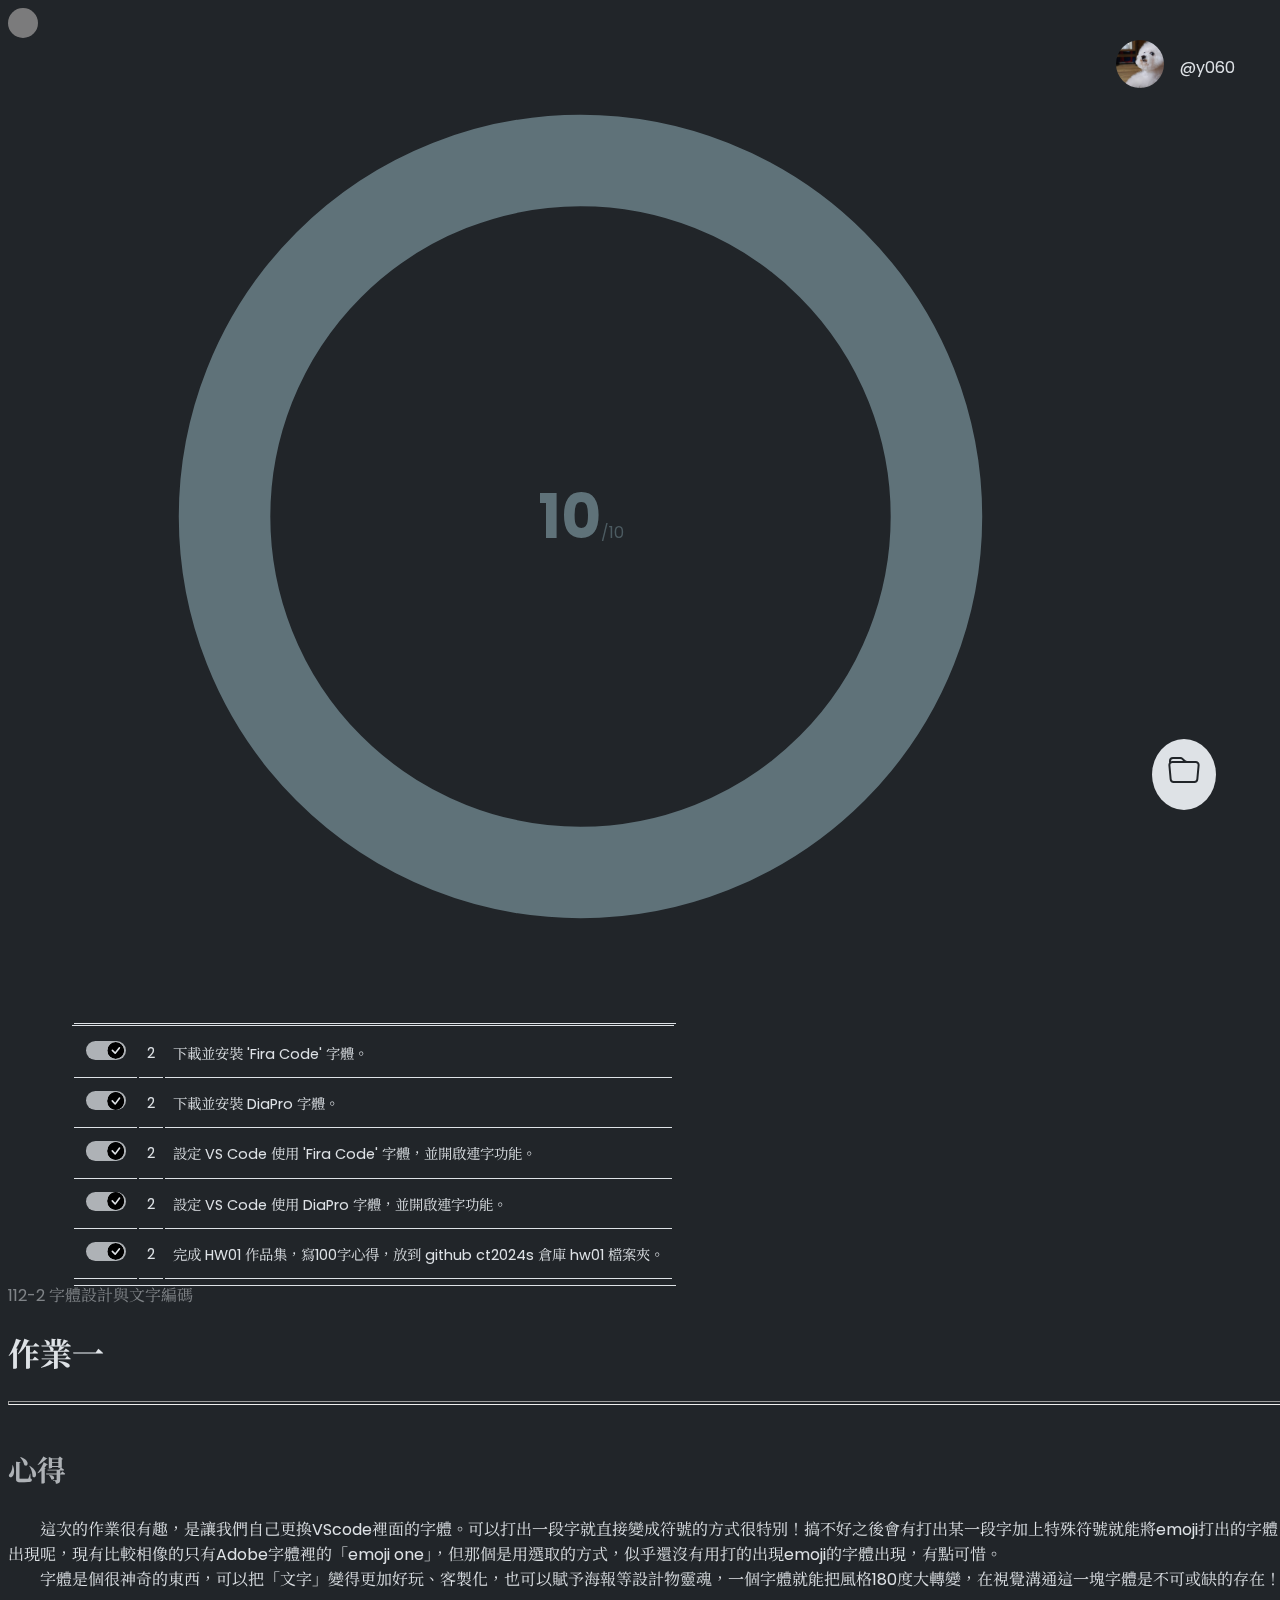
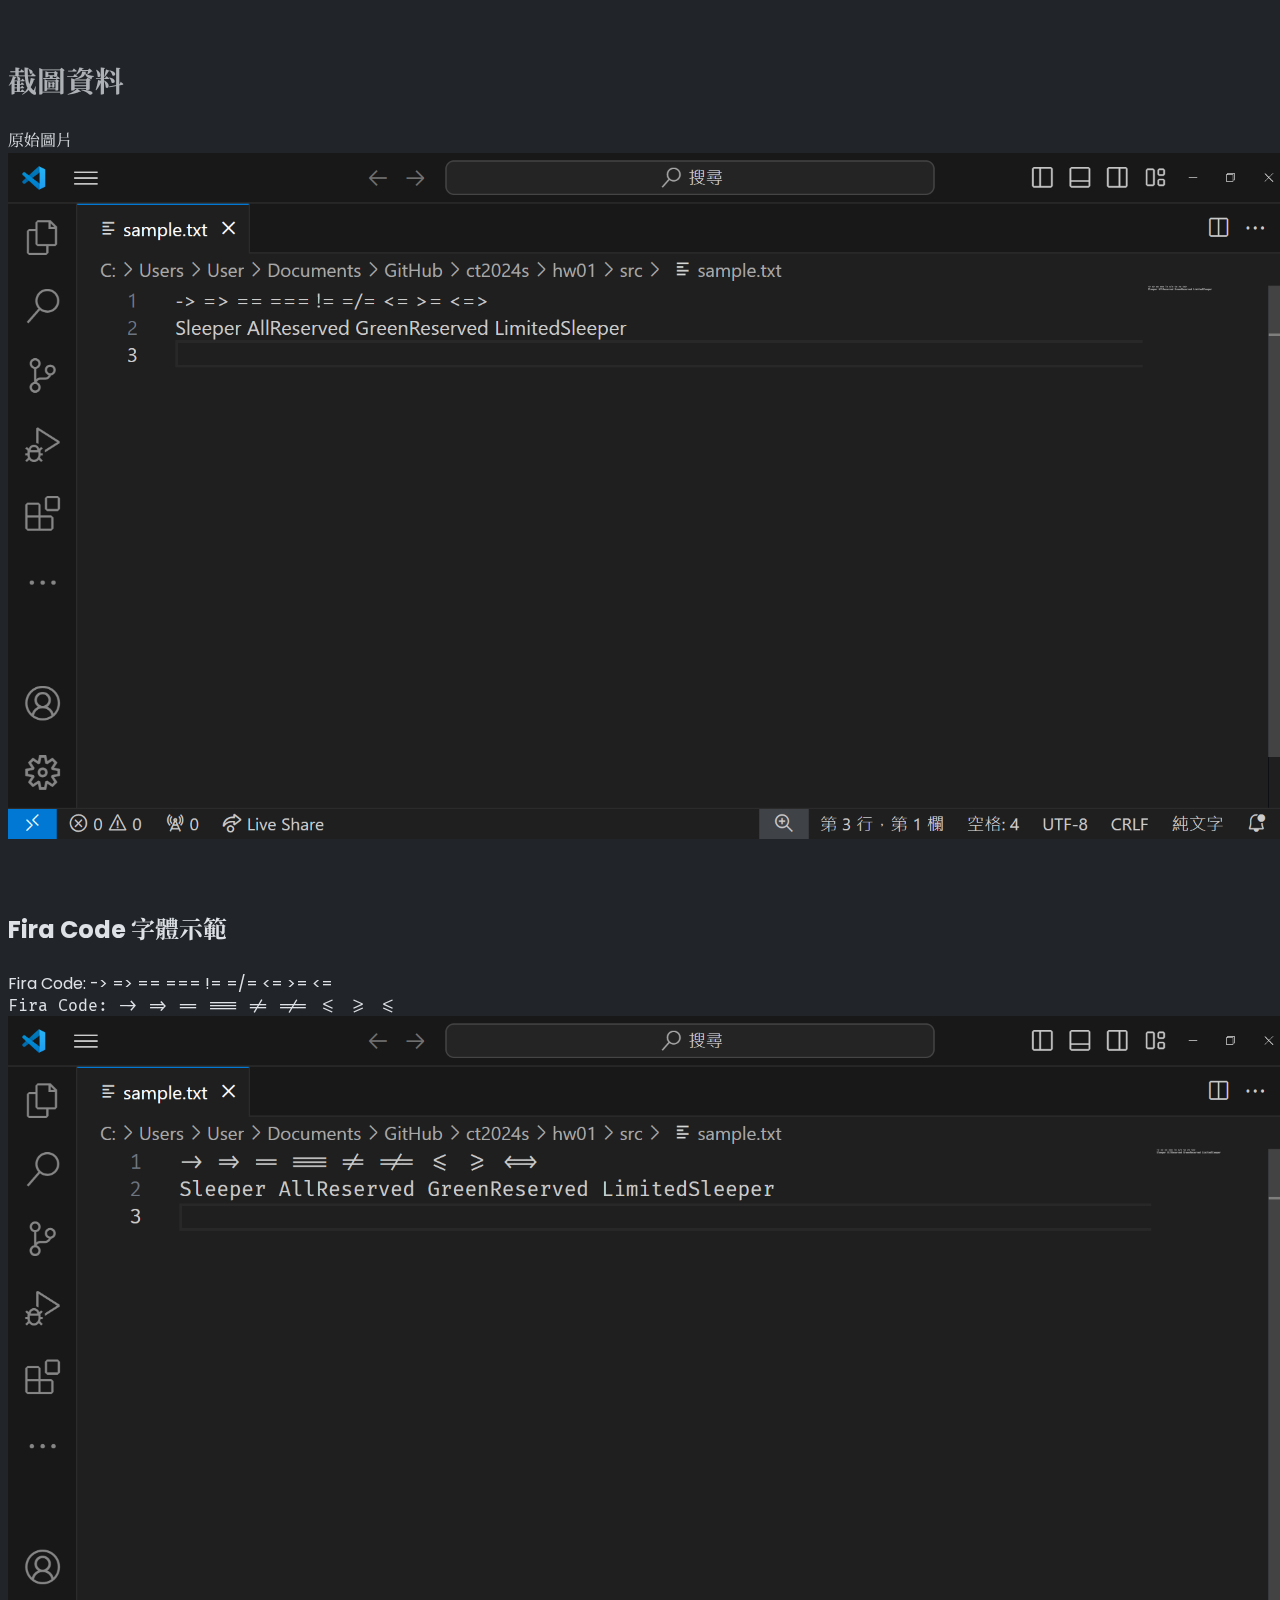
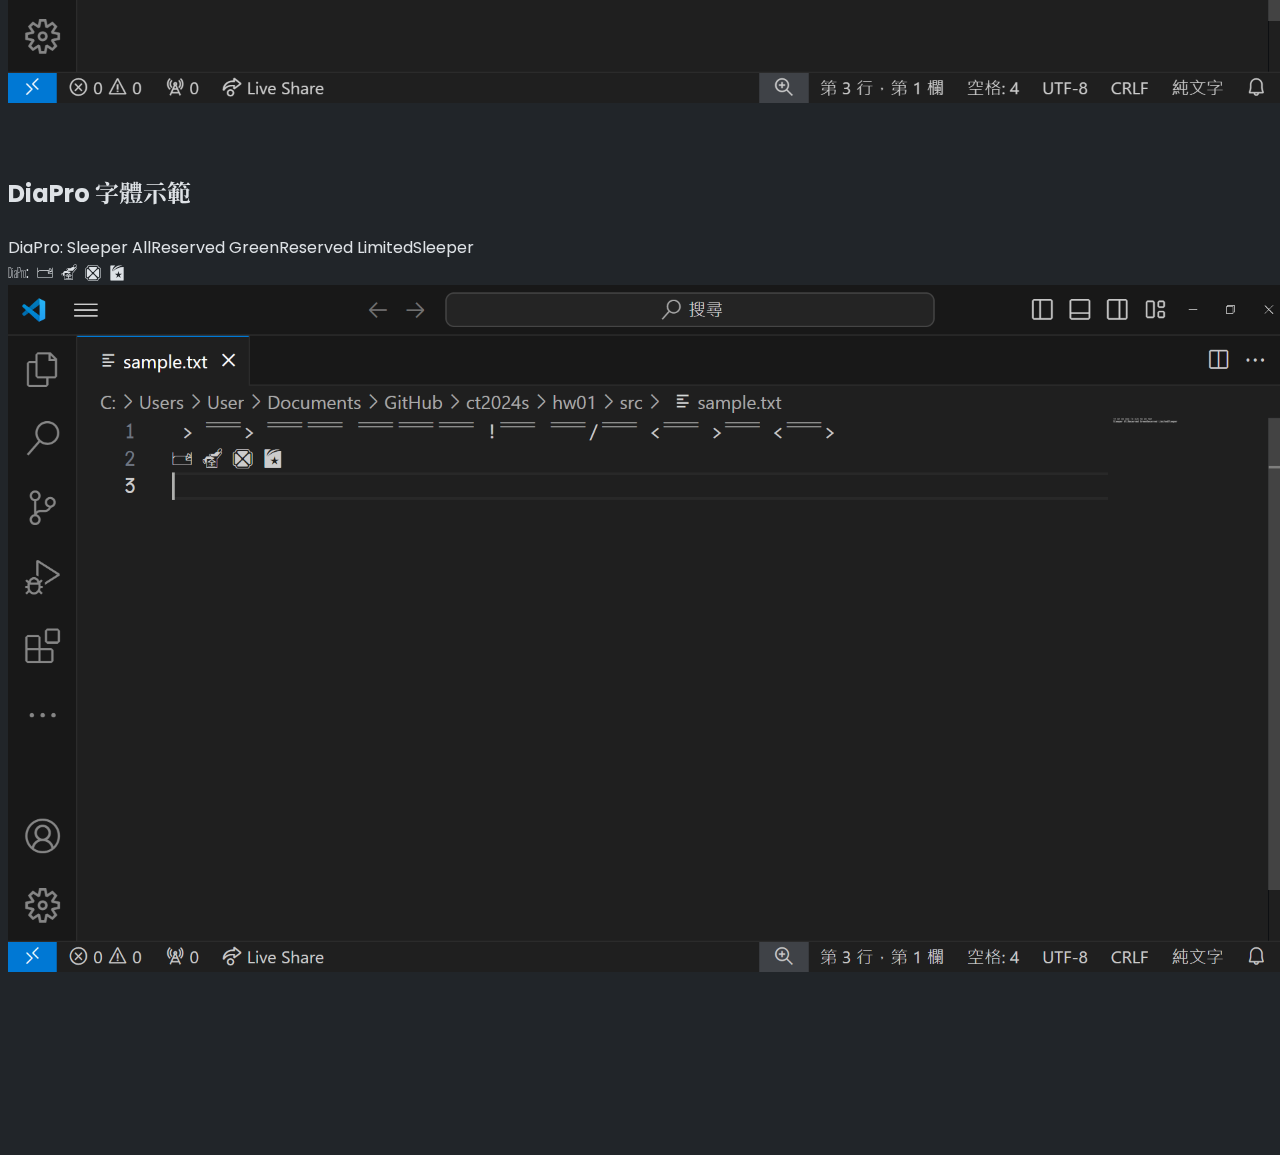
<file: hw01/index.html>
<!DOCTYPE html>
<html lang="en">
<head>
    <meta charset="UTF-8">
    <meta name="viewport" content="width=device-width, initial-scale=1.0">

    <link href="https://cdn.jsdelivr.net/npm/bootstrap@5.1.1/dist/css/bootstrap.min.css" rel="stylesheet" integrity="sha384-F3w7mX95PdgyTmZZMECAngseQB83DfGTowi0iMjiWaeVhAn4FJkqJByhZMI3AhiU" crossorigin="anonymous">
    <link href="https://unpkg.com/aos@2.3.1/dist/aos.css" rel="stylesheet">
    <script src="https://unpkg.com/aos@2.3.1/dist/aos.js"></script>
    <link href="../style.css" rel="stylesheet">
    <link href="../page_style.css" rel="stylesheet">
    <script src="../script.js"></script>
    <script src="../page_script.js"></script>

    <title>作業一｜112-2 字體設計與文字編碼</title>
</head>
<body class="body-preload">
    <div id="preloader"></div>
    <div id="cursor_circle"></div>

    <div class="profile">
        <div class="profile-photo">
            <img src="../src/main-bg/6.jpg">
        </div>
        <p>@y060</p>
    </div>

    <main class="w-100 row flex-row-reverse justify-content-center" style="margin: auto;">

        <div id="progress" class="col-10 col-sm-3">
            <div id="progress_chart">
                <svg id="progress_pie" viewBox="0 0 100 100" style="transform: rotate(-90deg)">
                    <circle id="track" r="35" cx="50" cy="50" fill="transparent" stroke="#2b3035" stroke-width="5px"></circle>
                    <circle id="my_progress" r="35" cx="50" cy="50" fill="transparent" stroke="#5f7279" stroke-width="9px" stroke-linecap="round"></circle>
                </svg>
                <p id="progress_score">
                    <span id="my_score"></span><span id="full_score"></span>
                </p>
            </div>
            <table id="progress_table">
                <tr>
                    <td class="checkbox-td"><input type="checkbox" class="progress-check" checked></td>
                    <td class="score">2</td>
                    <td>下載並安裝 'Fira Code' 字體。</td>
                </tr>
                <tr class="split-table">
                    <td class="checkbox-td"><input type="checkbox" class="progress-check" checked></td>
                    <td class="score">2</td>
                    <td>下載並安裝 DiaPro 字體。</td>
                </tr>
                <tr class="table-split">
                    <td class="checkbox-td"><input type="checkbox" class="progress-check" checked></td>
                    <td class="score">2</td>
                    <td>設定 VS Code 使用 'Fira Code' 字體，並開啟連字功能。</td>
                </tr>
                <tr class="table-split">
                    <td class="checkbox-td"><input type="checkbox" class="progress-check" checked></td>
                    <td class="score">2</td>
                    <td>設定 VS Code 使用 DiaPro 字體，並開啟連字功能。</td>
                </tr>
                <tr>
                    <td class="checkbox-td"><input type="checkbox" class="progress-check" checked></td>
                    <td class="score">2</td>
                    <td>完成 HW01 作品集，寫100字心得，放到 github ct2024s 倉庫 hw01 檔案夾。</td>
                </tr>
            </table>
        </div>

        <div id="content" class="col-10 col-sm-6">
            <div class="title">
                <p>112-2 字體設計與文字編碼</p>
                <h1>作業一</h1>
            </div>
            <hr class="title-hr">

            <h2>心得</h2>
            <p>
                　　這次的作業很有趣，是讓我們自己更換VScode裡面的字體。可以打出一段字就直接變成符號的方式很特別！搞不好之後會有打出某一段字加上特殊符號就能將emoji打出的字體出現呢，現有比較相像的只有Adobe字體裡的「emoji one」，但那個是用選取的方式，似乎還沒有用打的出現emoji的字體出現，有點可惜。
                <br>　　字體是個很神奇的東西，可以把「文字」變得更加好玩、客製化，也可以賦予海報等設計物靈魂，一個字體就能把風格180度大轉變，在視覺溝通這一塊字體是不可或缺的存在！
            </p>

            <h2>截圖資料</h2>
            <p>原始圖片</p>
            <img src="./src/0.png">

            <h3>Fira Code 字體示範</h3>
            <p>Fira Code: -> => == === != =/= <= >= <=</p>
            <p style="font-family: 'Fira Code', 'Poppins', 'Noto Serif TC', sans-serif;">Fira Code: -> => == === != =/= <= >= <=</p>
            <img src="./src/1.png">

            <h3>DiaPro 字體示範</h3>
            <p>DiaPro: Sleeper AllReserved GreenReserved LimitedSleeper</p>
            <p style="font-family: 'DiaPro', 'Poppins', 'Noto Serif TC', sans-serif;">DiaPro: Sleeper AllReserved GreenReserved LimitedSleeper</p>
            <img src="./src/2.png">

        </div>

    </main>

    <a class="folder" href="../index.html">
        <svg xmlns="http://www.w3.org/2000/svg" width="32" height="32" fill="currentColor" class="bi bi-folder" viewBox="0 0 16 16">
            <path d="M.54 3.87.5 3a2 2 0 0 1 2-2h3.672a2 2 0 0 1 1.414.586l.828.828A2 2 0 0 0 9.828 3h3.982a2 2 0 0 1 1.992 2.181l-.637 7A2 2 0 0 1 13.174 14H2.826a2 2 0 0 1-1.991-1.819l-.637-7a2 2 0 0 1 .342-1.31zM2.19 4a1 1 0 0 0-.996 1.09l.637 7a1 1 0 0 0 .995.91h10.348a1 1 0 0 0 .995-.91l.637-7A1 1 0 0 0 13.81 4zm4.69-1.707A1 1 0 0 0 6.172 2H2.5a1 1 0 0 0-1 .981l.006.139q.323-.119.684-.12h5.396z"/>
        </svg>
    </a>

</body>
<script>
    AOS.init();

    // 設定滑鼠跟隨
    let circle = document.getElementById("cursor_circle");

    window.addEventListener("mousemove",function(e){
    let x = e.clientX;
    let y = e.clientY;
    circle.style.left = x-14+"px";
    circle.style.top = y-14+"px";
    
    })
</script>
</html>
</file>
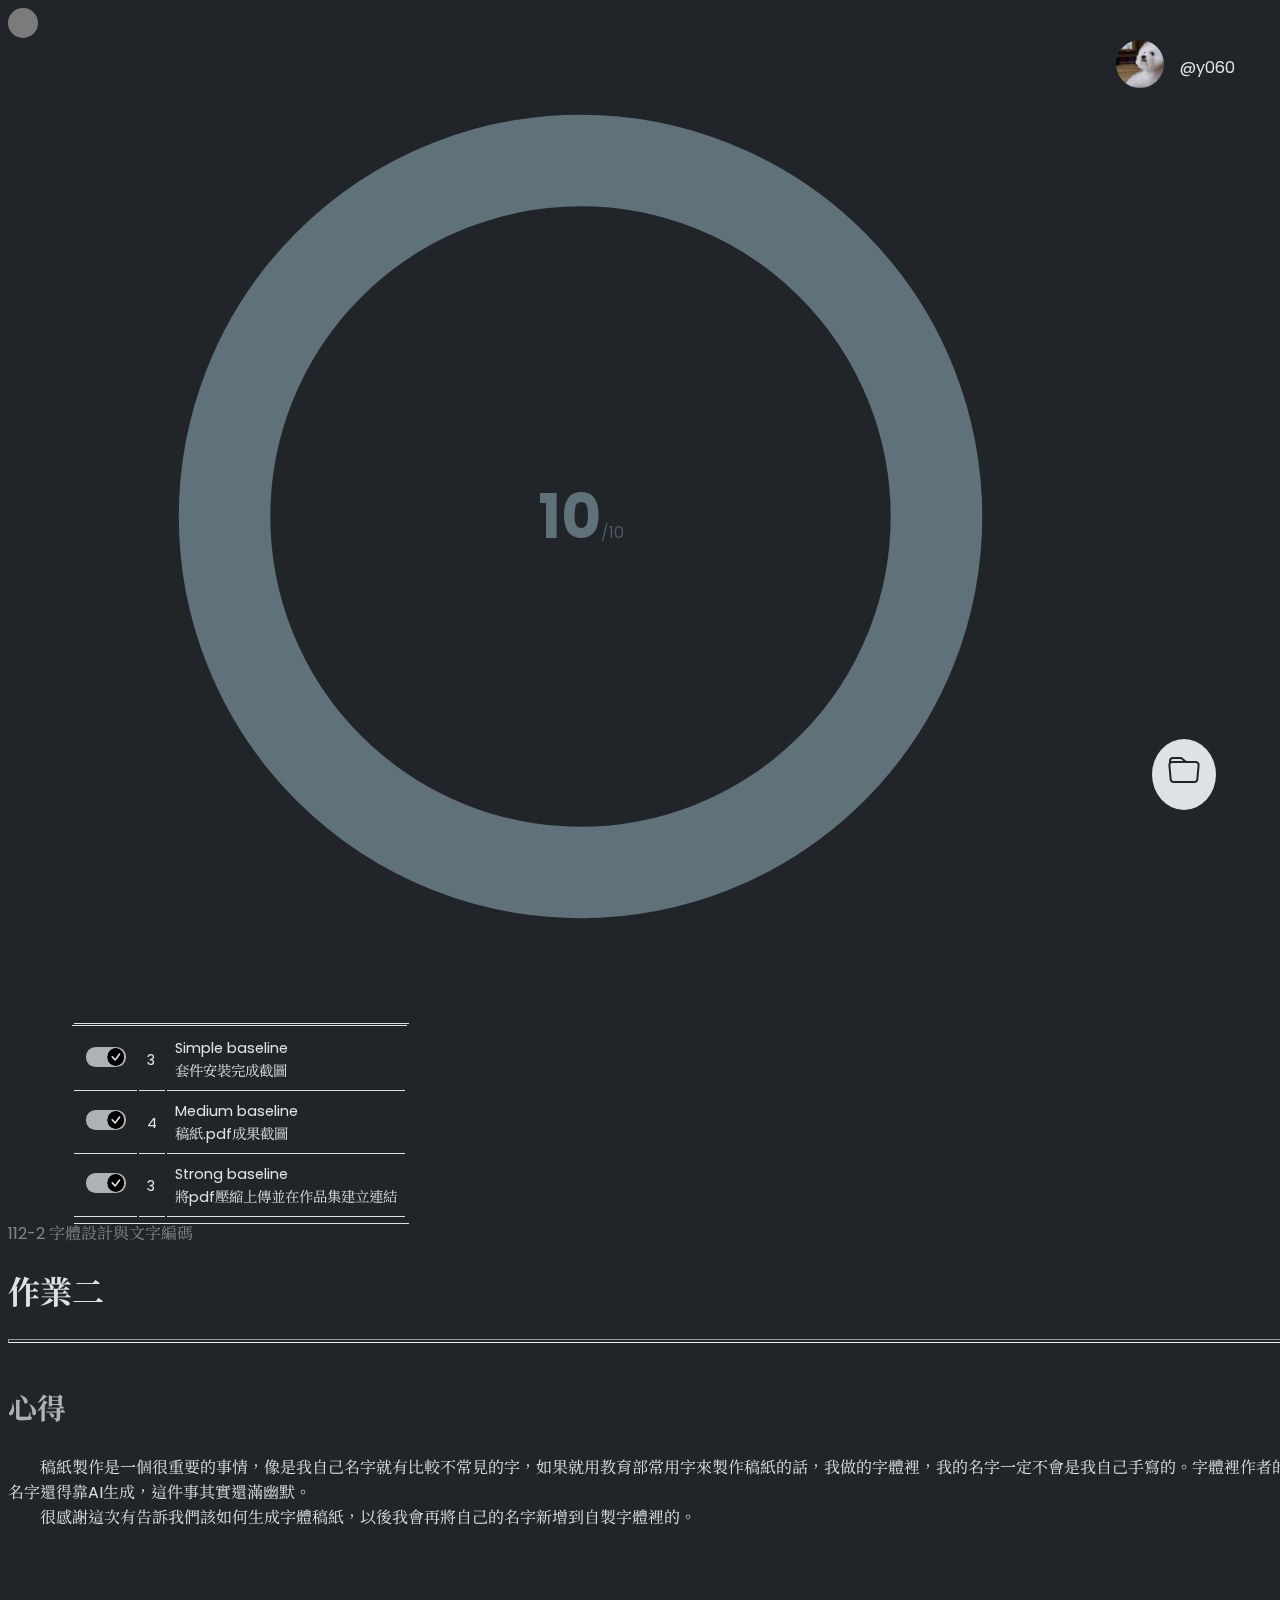
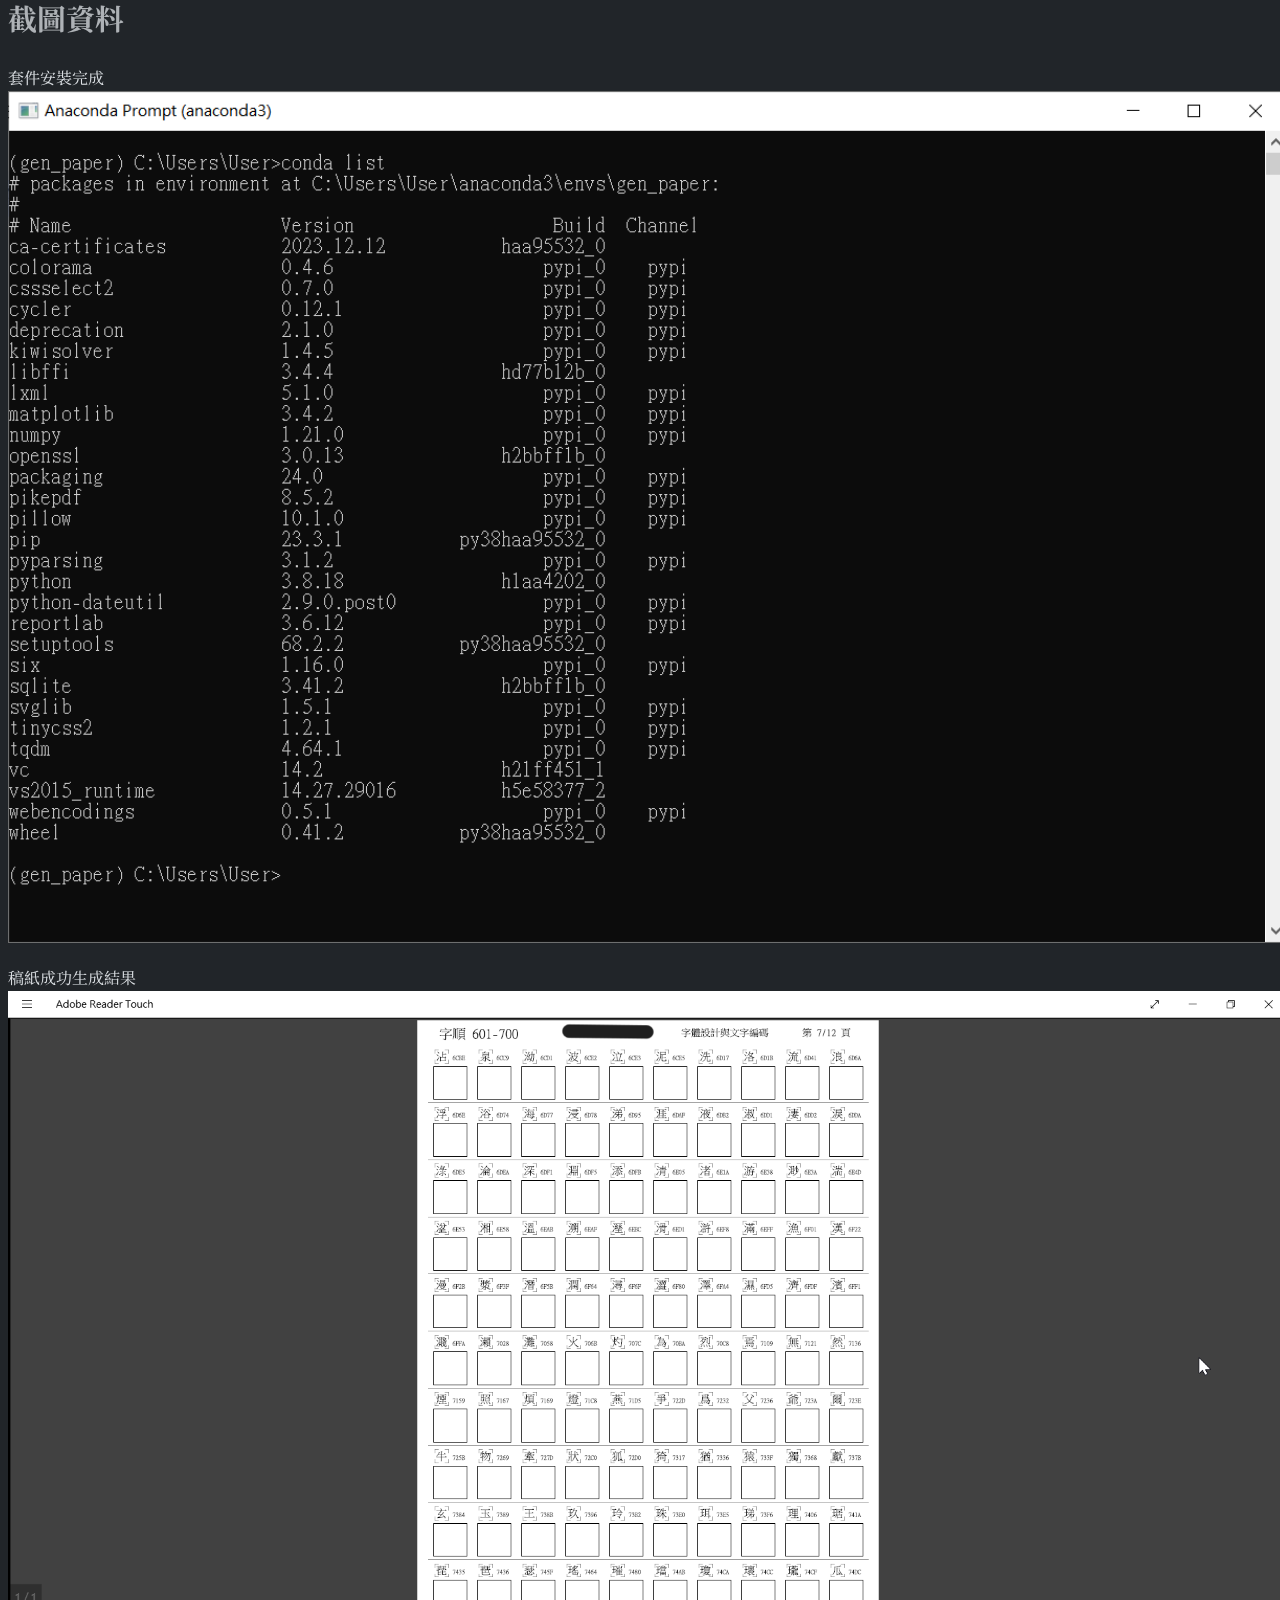
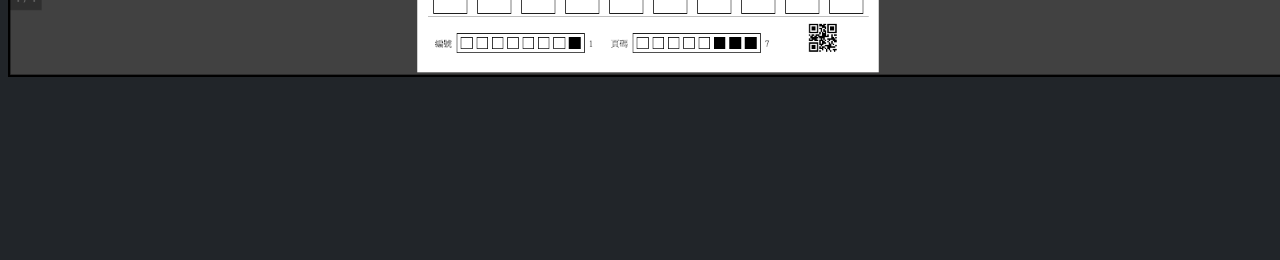
<file: hw02/index.html>
<!DOCTYPE html>
<html lang="en">
<head>
    <meta charset="UTF-8">
    <meta name="viewport" content="width=device-width, initial-scale=1.0">

    <link href="https://cdn.jsdelivr.net/npm/bootstrap@5.1.1/dist/css/bootstrap.min.css" rel="stylesheet" integrity="sha384-F3w7mX95PdgyTmZZMECAngseQB83DfGTowi0iMjiWaeVhAn4FJkqJByhZMI3AhiU" crossorigin="anonymous">
    <link href="https://unpkg.com/aos@2.3.1/dist/aos.css" rel="stylesheet">
    <script src="https://unpkg.com/aos@2.3.1/dist/aos.js"></script>
    <link href="../style.css" rel="stylesheet">
    <link href="../page_style.css" rel="stylesheet">
    <script src="../script.js"></script>
    <script src="../page_script.js"></script>

    <title>作業二｜112-2 字體設計與文字編碼</title>
</head>
<body class="body-preload">
    <div id="preloader"></div>
    <div id="cursor_circle"></div>

    <div class="profile">
        <div class="profile-photo">
            <img src="../src/main-bg/6.jpg">
        </div>
        <p>@y060</p>
    </div>

    <main class="w-100 row flex-row-reverse justify-content-center" style="margin: auto;">

        <div id="progress" class="col-10 col-sm-3">
            <div id="progress_chart">
                <svg id="progress_pie" viewBox="0 0 100 100" style="transform: rotate(-90deg)">
                    <circle id="track" r="35" cx="50" cy="50" fill="transparent" stroke="#2b3035" stroke-width="5px"></circle>
                    <circle id="my_progress" r="35" cx="50" cy="50" fill="transparent" stroke="#5f7279" stroke-width="9px" stroke-linecap="round"></circle>
                </svg>
                <p id="progress_score">
                    <span id="my_score"></span><span id="full_score"></span>
                </p>
            </div>
            <table id="progress_table">
                <tr>
                    <td class="checkbox-td"><input type="checkbox" class="progress-check" checked></td>
                    <td class="score">3</td>
                    <td>Simple baseline<br>套件安裝完成截圖</td>
                </tr>
                <tr class="split-table">
                    <td class="checkbox-td"><input type="checkbox" class="progress-check" checked></td>
                    <td class="score">4</td>
                    <td>Medium baseline<br>稿紙.pdf成果截圖</td>
                </tr>
                <tr class="table-split">
                    <td class="checkbox-td"><input type="checkbox" class="progress-check" checked></td>
                    <td class="score">3</td>
                    <td>Strong baseline<br>將pdf壓縮上傳並在作品集建立連結</td>
                </tr>
            </table>
        </div>


        <div id="content" class="col-10 col-sm-6">
            <div class="title">
                <p>112-2 字體設計與文字編碼</p>
                <h1>作業二</h1>
            </div>
            <hr class="title-hr">

            <h2>心得</h2>
            <p>
                　　稿紙製作是一個很重要的事情，像是我自己名字就有比較不常見的字，如果就用教育部常用字來製作稿紙的話，我做的字體裡，我的名字一定不會是我自己手寫的。字體裡作者的名字還得靠AI生成，這件事其實還滿幽默。
	            <br>　　很感謝這次有告訴我們該如何生成字體稿紙，以後我會再將自己的名字新增到自製字體裡的。
            </p>

            <h2>截圖資料</h2>
            <p>套件安裝完成</p>
            <img src="./src/simple.png">

            <p>稿紙成功生成結果</p>
            <img src="./src/medium.png">

        </div>

    </main>

    <a class="folder" href="../index.html">
        <svg xmlns="http://www.w3.org/2000/svg" width="32" height="32" fill="currentColor" class="bi bi-folder" viewBox="0 0 16 16">
            <path d="M.54 3.87.5 3a2 2 0 0 1 2-2h3.672a2 2 0 0 1 1.414.586l.828.828A2 2 0 0 0 9.828 3h3.982a2 2 0 0 1 1.992 2.181l-.637 7A2 2 0 0 1 13.174 14H2.826a2 2 0 0 1-1.991-1.819l-.637-7a2 2 0 0 1 .342-1.31zM2.19 4a1 1 0 0 0-.996 1.09l.637 7a1 1 0 0 0 .995.91h10.348a1 1 0 0 0 .995-.91l.637-7A1 1 0 0 0 13.81 4zm4.69-1.707A1 1 0 0 0 6.172 2H2.5a1 1 0 0 0-1 .981l.006.139q.323-.119.684-.12h5.396z"/>
        </svg>
    </a>

</body>
<script>
    AOS.init();

    // 設定滑鼠跟隨
    let circle = document.getElementById("cursor_circle");

    window.addEventListener("mousemove",function(e){
    let x = e.clientX;
    let y = e.clientY;
    circle.style.left = x-14+"px";
    circle.style.top = y-14+"px";
    
    })
</script>
</html>
</file>
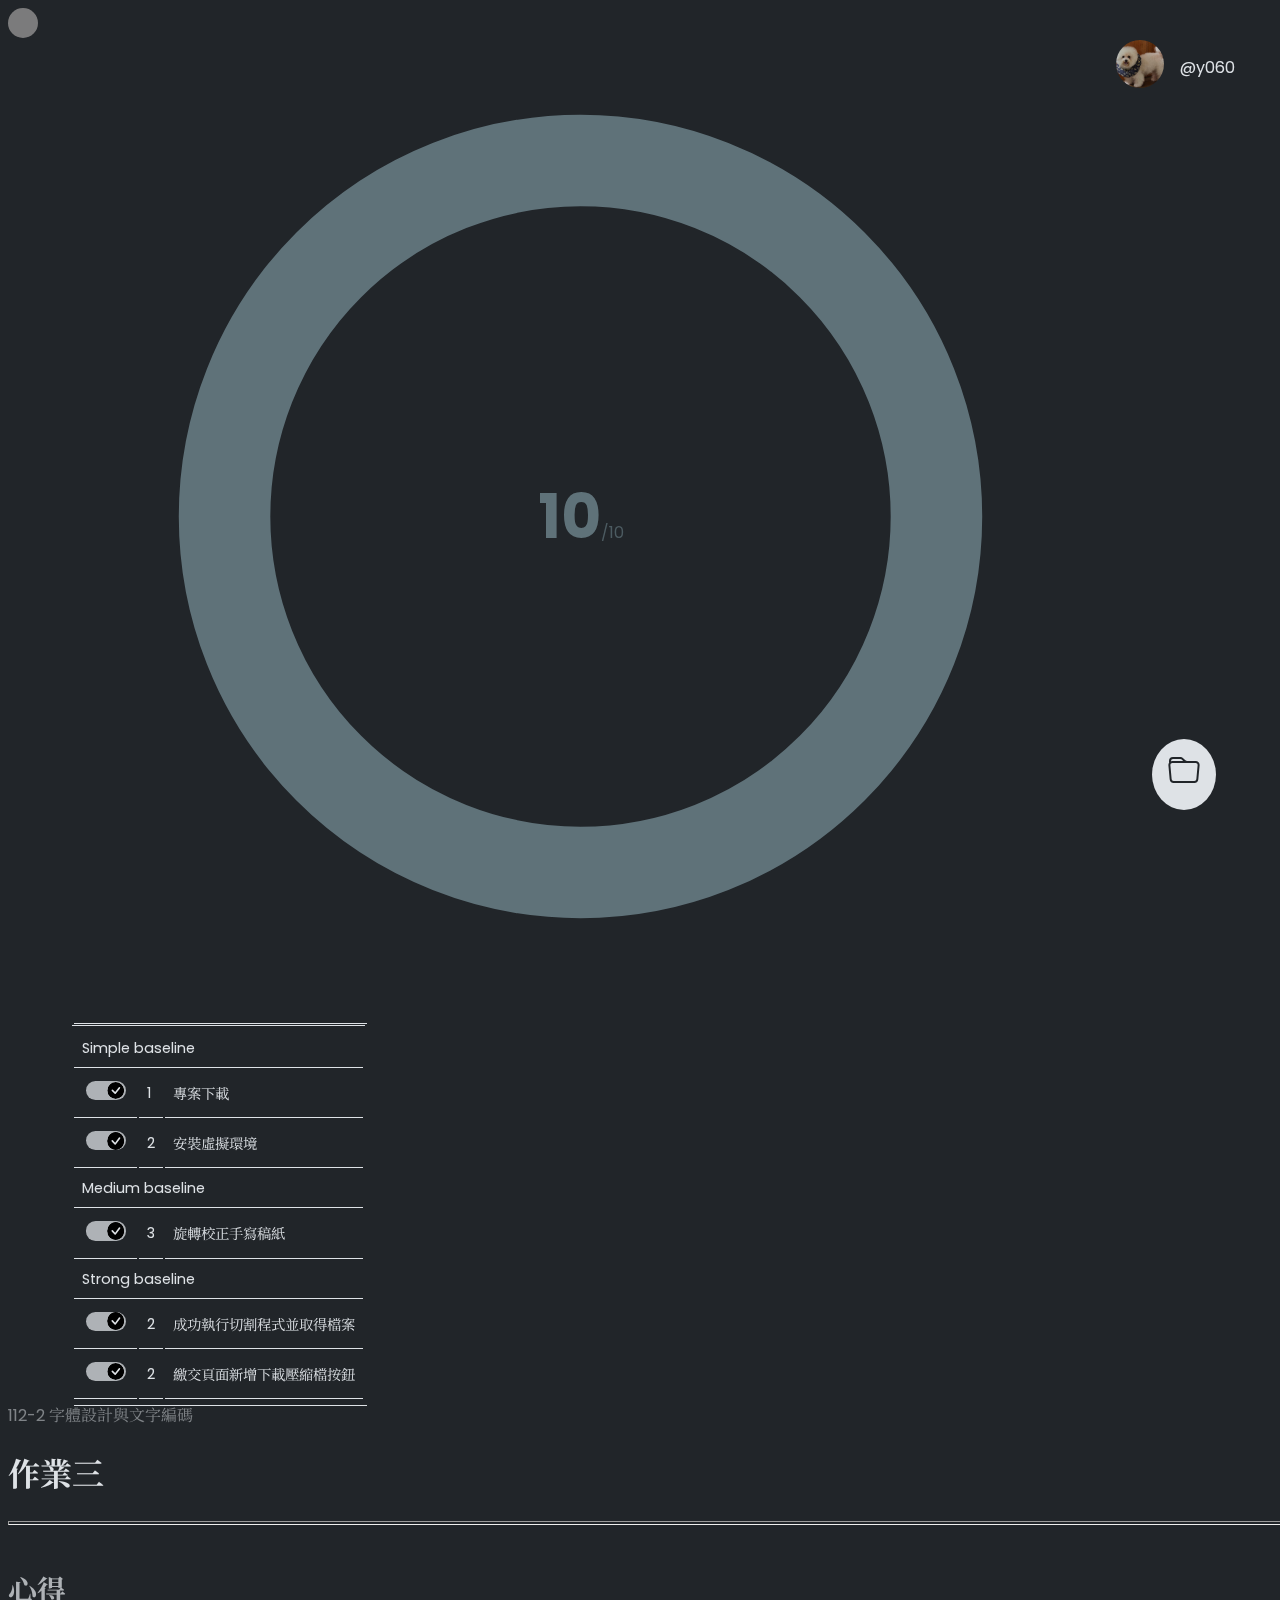
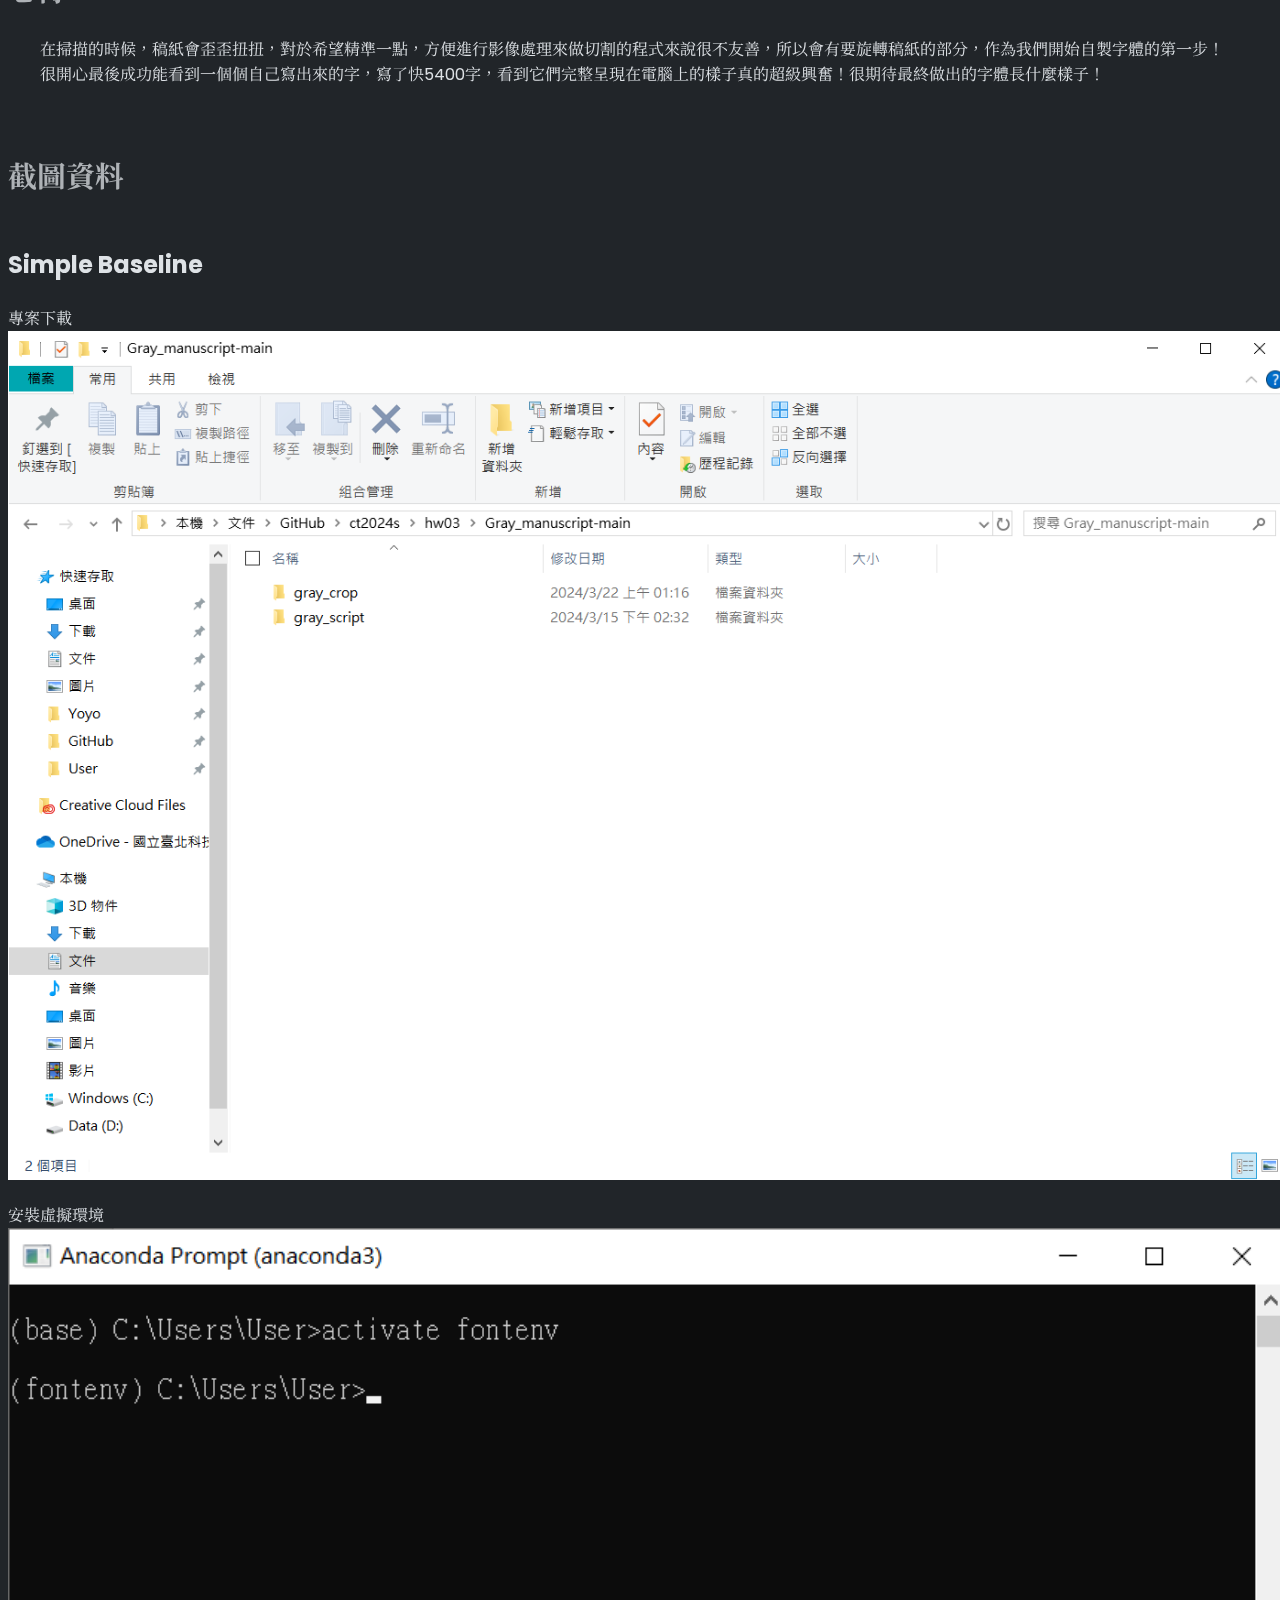
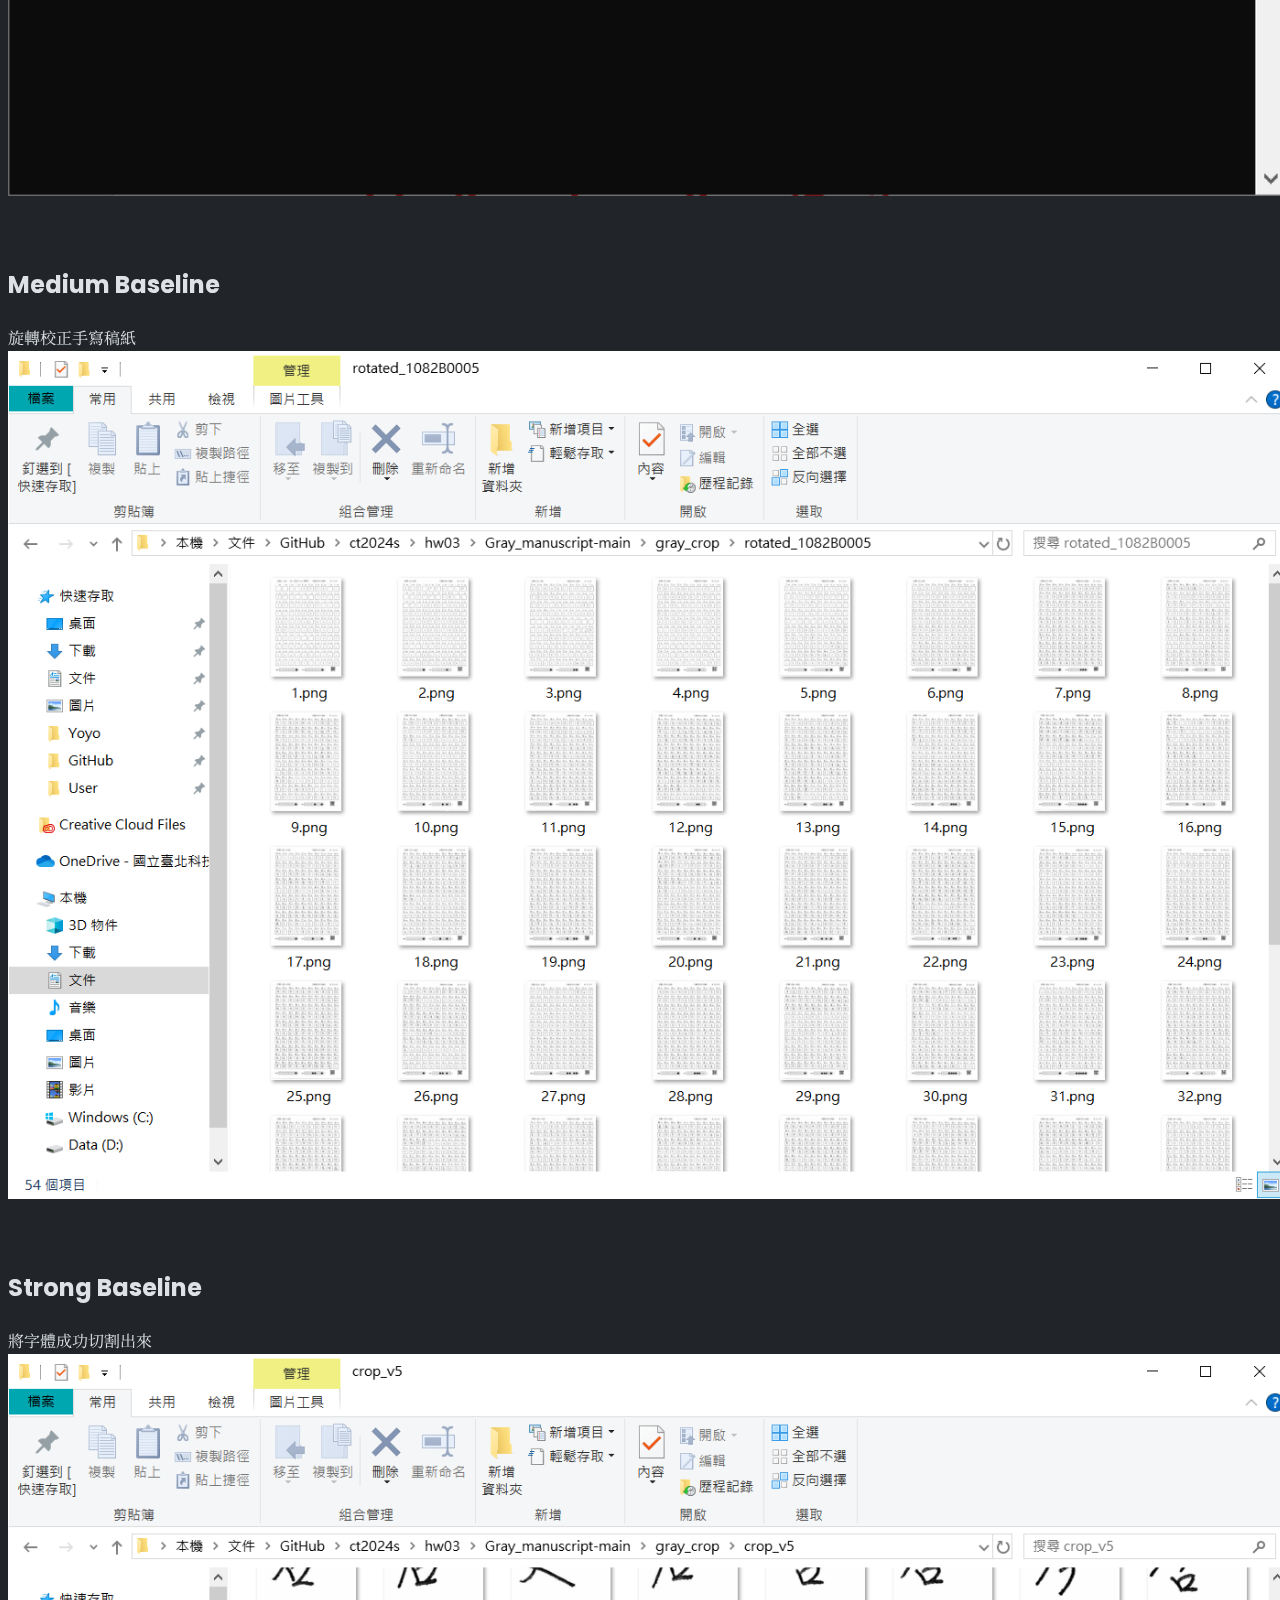
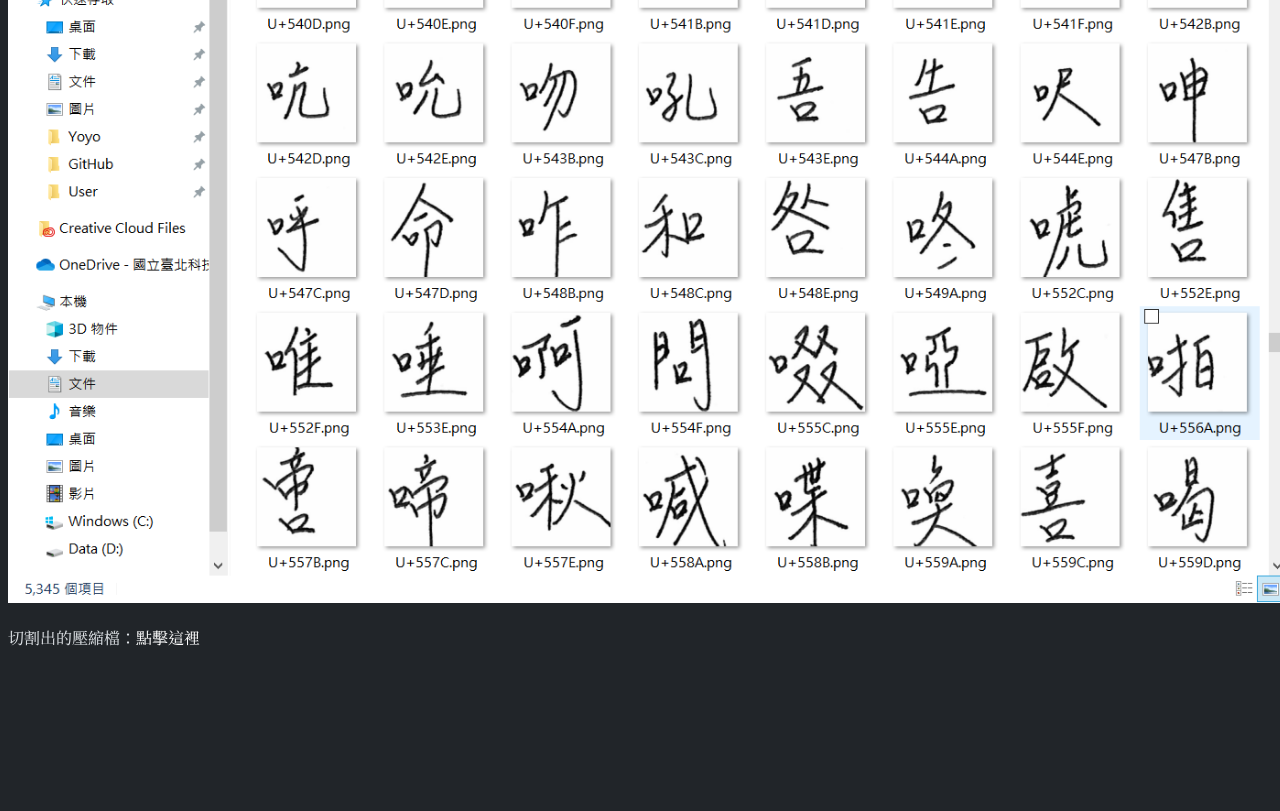
<file: hw03/index.html>
<!DOCTYPE html>
<html lang="en">
<head>
    <meta charset="UTF-8">
    <meta name="viewport" content="width=device-width, initial-scale=1.0">

    <link href="https://cdn.jsdelivr.net/npm/bootstrap@5.1.1/dist/css/bootstrap.min.css" rel="stylesheet" integrity="sha384-F3w7mX95PdgyTmZZMECAngseQB83DfGTowi0iMjiWaeVhAn4FJkqJByhZMI3AhiU" crossorigin="anonymous">
    <link href="https://unpkg.com/aos@2.3.1/dist/aos.css" rel="stylesheet">
    <script src="https://unpkg.com/aos@2.3.1/dist/aos.js"></script>
    <link href="../style.css" rel="stylesheet">
    <link href="../page_style.css" rel="stylesheet">
    <script src="../script.js"></script>
    <script src="../page_script.js"></script>

    <title>作業三｜112-2 字體設計與文字編碼</title>
</head>
<body class="body-preload">
    <div id="preloader"></div>
    <div id="cursor_circle"></div>

    <div class="profile">
        <div class="profile-photo">
            <img src="../src/main-bg/3.jpg">
        </div>
        <p>@y060</p>
    </div>

    <main class="w-100 row flex-row-reverse justify-content-center" style="margin: auto;">

        <div id="progress" class="col-10 col-sm-3">
            <div id="progress_chart">
                <svg id="progress_pie" viewBox="0 0 100 100" style="transform: rotate(-90deg)">
                    <circle id="track" r="35" cx="50" cy="50" fill="transparent" stroke="#2b3035" stroke-width="5px"></circle>
                    <circle id="my_progress" r="35" cx="50" cy="50" fill="transparent" stroke="#5f7279" stroke-width="9px" stroke-linecap="round"></circle>
                </svg>
                <p id="progress_score">
                    <span id="my_score"></span><span id="full_score"></span>
                </p>
            </div>
            <table id="progress_table">
                <tr class="tr-title">
                    <td colspan="3">Simple baseline</td>
                </tr>
                <tr>
                    <td class="checkbox-td"><input type="checkbox" class="progress-check" checked></td>
                    <td class="score">1</td>
                    <td>專案下載</td>
                </tr>
                <tr>
                    <td class="checkbox-td"><input type="checkbox" class="progress-check" checked></td>
                    <td class="score">2</td>
                    <td>安裝虛擬環境</td>
                </tr>
                <tr class="tr-title split-table">
                    <td colspan="3">Medium baseline</td>
                </tr>
                <tr>
                    <td class="checkbox-td"><input type="checkbox" class="progress-check" checked></td>
                    <td class="score">3</td>
                    <td>旋轉校正手寫稿紙</td>
                </tr>
                <tr class="tr-title split-table">
                    <td colspan="3">Strong baseline</td>
                </tr>
                <tr>
                    <td class="checkbox-td"><input type="checkbox" class="progress-check" checked></td>
                    <td class="score">2</td>
                    <td>成功執行切割程式並取得檔案</td>
                </tr>
                <tr>
                    <td class="checkbox-td"><input type="checkbox" class="progress-check" checked></td>
                    <td class="score">2</td>
                    <td>繳交頁面新增下載壓縮檔按鈕</td>
                </tr>
            </table>
        </div>


        <div id="content" class="col-10 col-sm-6">
            <div class="title">
                <p>112-2 字體設計與文字編碼</p>
                <h1>作業三</h1>
            </div>
            <hr class="title-hr">

            <h2>心得</h2>
            <p>
                　　在掃描的時候，稿紙會歪歪扭扭，對於希望精準一點，方便進行影像處理來做切割的程式來說很不友善，所以會有要旋轉稿紙的部分，作為我們開始自製字體的第一步！
                <br>　　很開心最後成功能看到一個個自己寫出來的字，寫了快5400字，看到它們完整呈現在電腦上的樣子真的超級興奮！很期待最終做出的字體長什麼樣子！
            </p>

            <h2>截圖資料</h2>

            <h3>Simple Baseline</h3>
            <p>專案下載</p>
            <img src="./Simple/專案下載.png">
            <p>安裝虛擬環境</p>
            <img src="./Simple/環境.png">

            <h3>Medium Baseline</h3>
            <p>旋轉校正手寫稿紙</p>
            <img src="./Medium/medium_rotated.png">

            <h3>Strong Baseline</h3>
            <p>將字體成功切割出來</p>
            <img src="./Strong/strong_crop.png">
            <p>切割出的壓縮檔：<a href="./Strong/crop_v5.rar" download="crop">點擊這裡</a></p>

        </div>

    </main>

    <a class="folder" href="../index.html">
        <svg xmlns="http://www.w3.org/2000/svg" width="32" height="32" fill="currentColor" class="bi bi-folder" viewBox="0 0 16 16">
            <path d="M.54 3.87.5 3a2 2 0 0 1 2-2h3.672a2 2 0 0 1 1.414.586l.828.828A2 2 0 0 0 9.828 3h3.982a2 2 0 0 1 1.992 2.181l-.637 7A2 2 0 0 1 13.174 14H2.826a2 2 0 0 1-1.991-1.819l-.637-7a2 2 0 0 1 .342-1.31zM2.19 4a1 1 0 0 0-.996 1.09l.637 7a1 1 0 0 0 .995.91h10.348a1 1 0 0 0 .995-.91l.637-7A1 1 0 0 0 13.81 4zm4.69-1.707A1 1 0 0 0 6.172 2H2.5a1 1 0 0 0-1 .981l.006.139q.323-.119.684-.12h5.396z"/>
        </svg>
    </a>

</body>
<script>
    AOS.init();

    // 設定滑鼠跟隨
    let circle = document.getElementById("cursor_circle");

    window.addEventListener("mousemove",function(e){
    let x = e.clientX;
    let y = e.clientY;
    circle.style.left = x-14+"px";
    circle.style.top = y-14+"px";
    
    })
</script>
</html>
</file>
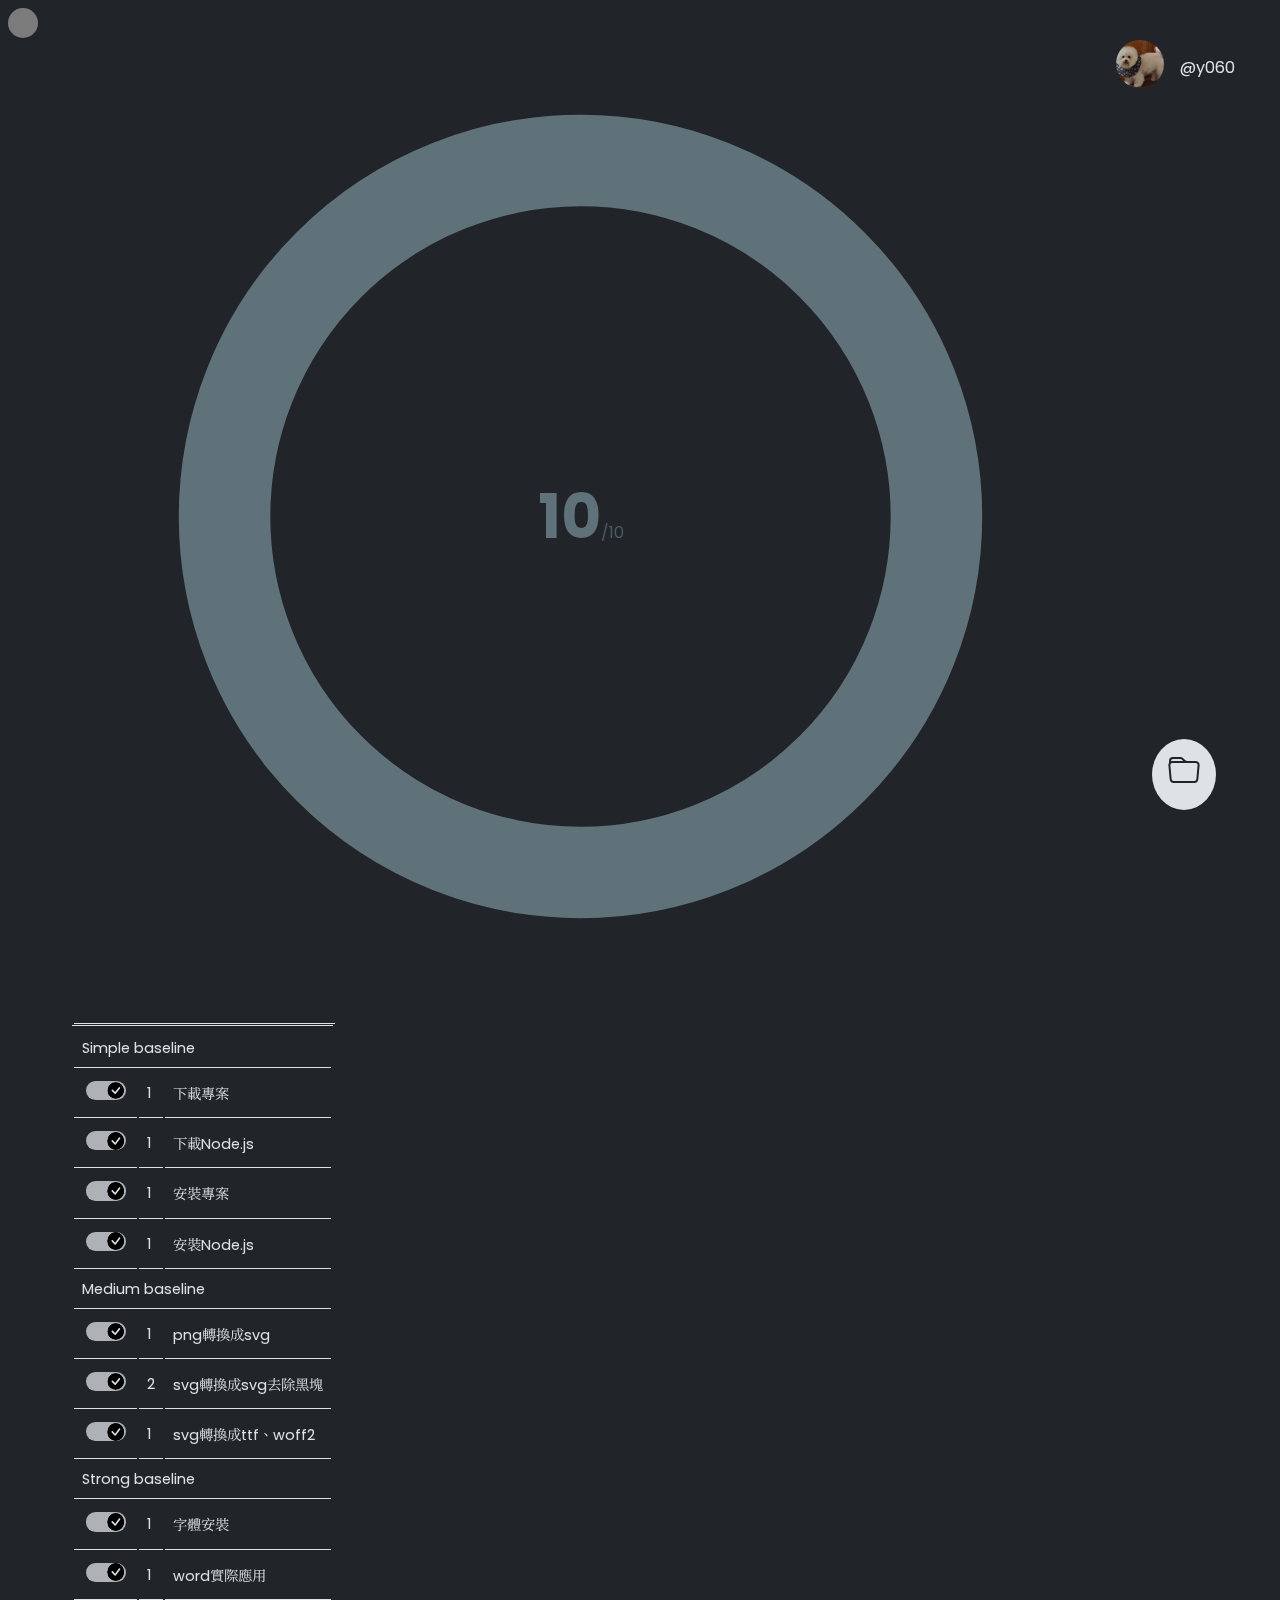
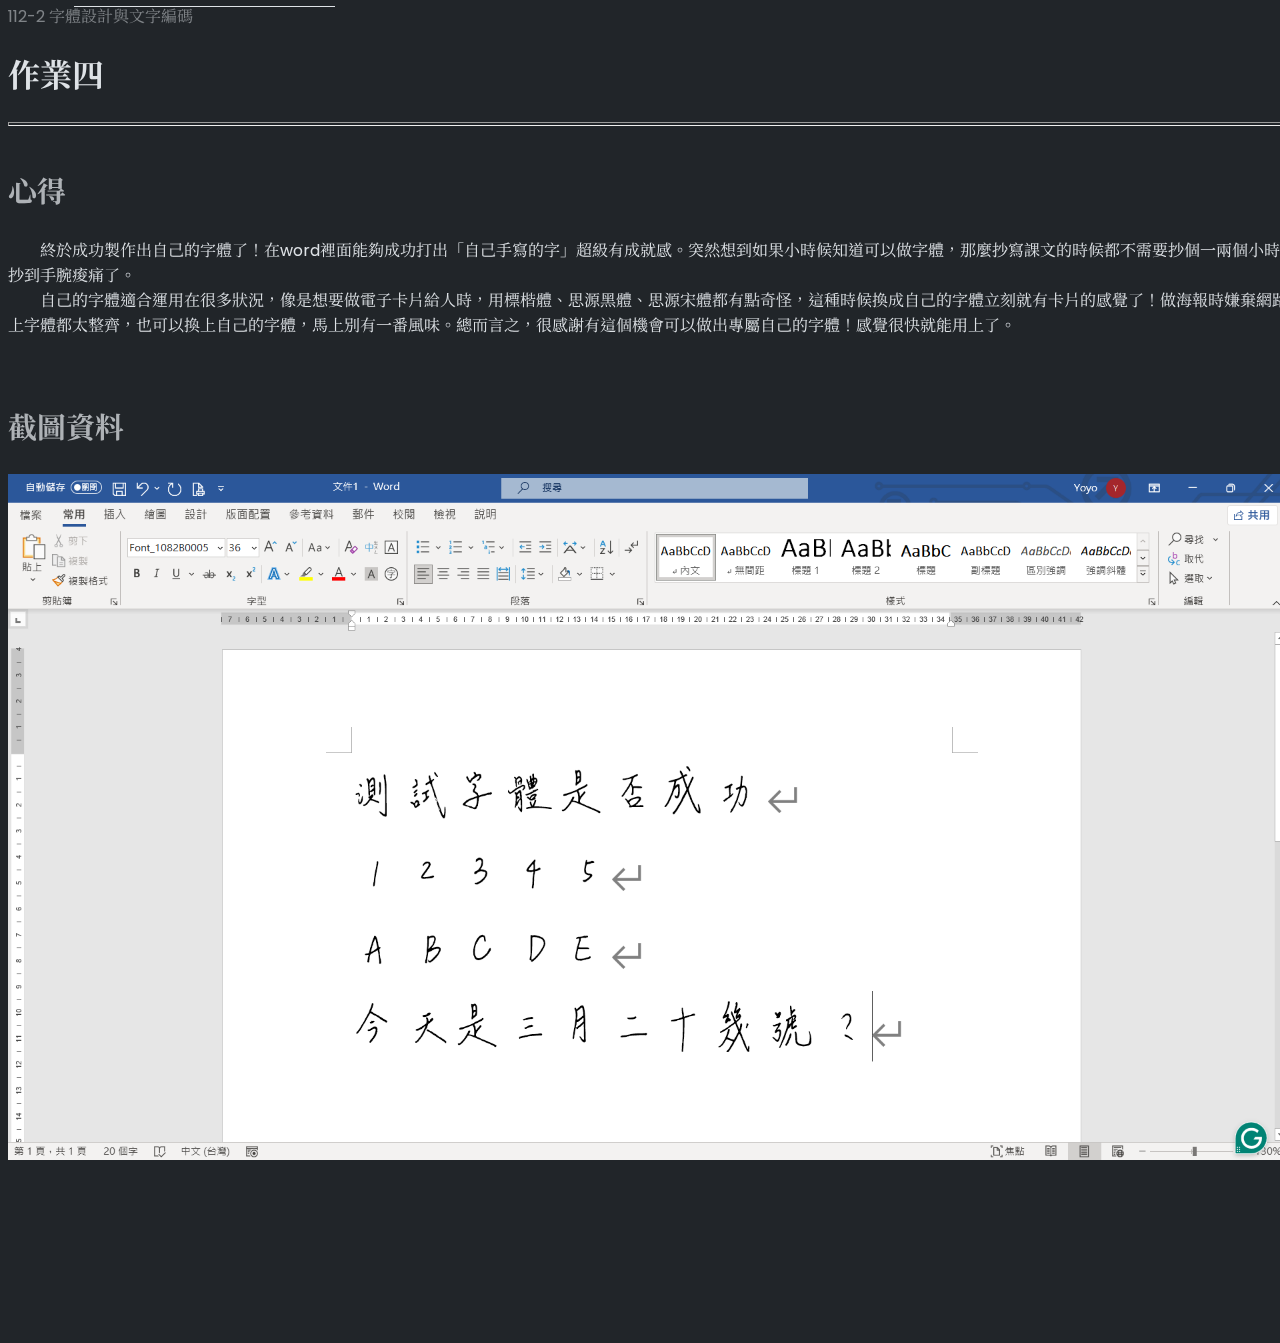
<file: hw04/index.html>
<!DOCTYPE html>
<html lang="en">
<head>
    <meta charset="UTF-8">
    <meta name="viewport" content="width=device-width, initial-scale=1.0">

    <link href="https://cdn.jsdelivr.net/npm/bootstrap@5.1.1/dist/css/bootstrap.min.css" rel="stylesheet" integrity="sha384-F3w7mX95PdgyTmZZMECAngseQB83DfGTowi0iMjiWaeVhAn4FJkqJByhZMI3AhiU" crossorigin="anonymous">
    <link href="https://unpkg.com/aos@2.3.1/dist/aos.css" rel="stylesheet">
    <script src="https://unpkg.com/aos@2.3.1/dist/aos.js"></script>
    <link href="../style.css" rel="stylesheet">
    <link href="../page_style.css" rel="stylesheet">
    <script src="../script.js"></script>
    <script src="../page_script.js"></script>

    <title>作業四｜112-2 字體設計與文字編碼</title>
</head>
<body class="body-preload">
    <div id="preloader"></div>
    <div id="cursor_circle"></div>

    <div class="profile">
        <div class="profile-photo">
            <img src="../src/main-bg/3.jpg">
        </div>
        <p>@y060</p>
    </div>

    <main class="w-100 row flex-row-reverse justify-content-center" style="margin: auto;">

        <div id="progress" class="col-10 col-sm-3">
            <div id="progress_chart">
                <svg id="progress_pie" viewBox="0 0 100 100" style="transform: rotate(-90deg)">
                    <circle id="track" r="35" cx="50" cy="50" fill="transparent" stroke="#2b3035" stroke-width="5px"></circle>
                    <circle id="my_progress" r="35" cx="50" cy="50" fill="transparent" stroke="#5f7279" stroke-width="9px" stroke-linecap="round"></circle>
                </svg>
                <p id="progress_score">
                    <span id="my_score"></span><span id="full_score"></span>
                </p>
            </div>
            <table id="progress_table">
                <tr class="tr-title">
                    <td colspan="3">Simple baseline</td>
                </tr>
                <tr>
                    <td class="checkbox-td"><input type="checkbox" class="progress-check" checked></td>
                    <td class="score">1</td>
                    <td>下載專案</td>
                </tr>
                <tr>
                    <td class="checkbox-td"><input type="checkbox" class="progress-check" checked></td>
                    <td class="score">1</td>
                    <td>下載Node.js</td>
                </tr>
                <tr>
                    <td class="checkbox-td"><input type="checkbox" class="progress-check" checked></td>
                    <td class="score">1</td>
                    <td>安裝專案</td>
                </tr>
                <tr>
                    <td class="checkbox-td"><input type="checkbox" class="progress-check" checked></td>
                    <td class="score">1</td>
                    <td>安裝Node.js</td>
                </tr>
                <tr class="tr-title split-table">
                    <td colspan="3">Medium baseline</td>
                </tr>
                <tr>
                    <td class="checkbox-td"><input type="checkbox" class="progress-check" checked></td>
                    <td class="score">1</td>
                    <td>png轉換成svg</td>
                </tr>
                <tr>
                    <td class="checkbox-td"><input type="checkbox" class="progress-check" checked></td>
                    <td class="score">2</td>
                    <td>svg轉換成svg去除黑塊</td>
                </tr>
                <tr>
                    <td class="checkbox-td"><input type="checkbox" class="progress-check" checked></td>
                    <td class="score">1</td>
                    <td>svg轉換成ttf、woff2</td>
                </tr>
                <tr class="tr-title split-table">
                    <td colspan="3">Strong baseline</td>
                </tr>
                <tr>
                    <td class="checkbox-td"><input type="checkbox" class="progress-check" checked></td>
                    <td class="score">1</td>
                    <td>字體安裝</td>
                </tr>
                <tr>
                    <td class="checkbox-td"><input type="checkbox" class="progress-check" checked></td>
                    <td class="score">1</td>
                    <td>word實際應用</td>
                </tr>
            </table>
        </div>


        <div id="content" class="col-10 col-sm-6">
            <div class="title">
                <p>112-2 字體設計與文字編碼</p>
                <h1>作業四</h1>
            </div>
            <hr class="title-hr">

            <h2>心得</h2>
            <p>
                　　終於成功製作出自己的字體了！在word裡面能夠成功打出「自己手寫的字」超級有成就感。突然想到如果小時候知道可以做字體，那麼抄寫課文的時候都不需要抄個一兩個小時抄到手腕痠痛了。
                <br>　　自己的字體適合運用在很多狀況，像是想要做電子卡片給人時，用標楷體、思源黑體、思源宋體都有點奇怪，這種時候換成自己的字體立刻就有卡片的感覺了！做海報時嫌棄網路上字體都太整齊，也可以換上自己的字體，馬上別有一番風味。總而言之，很感謝有這個機會可以做出專屬自己的字體！感覺很快就能用上了。
            </p>

            <h2>截圖資料</h2>
            <img src="./src/result.png">
        </div>

    </main>

    <a class="folder" href="../index.html">
        <svg xmlns="http://www.w3.org/2000/svg" width="32" height="32" fill="currentColor" class="bi bi-folder" viewBox="0 0 16 16">
            <path d="M.54 3.87.5 3a2 2 0 0 1 2-2h3.672a2 2 0 0 1 1.414.586l.828.828A2 2 0 0 0 9.828 3h3.982a2 2 0 0 1 1.992 2.181l-.637 7A2 2 0 0 1 13.174 14H2.826a2 2 0 0 1-1.991-1.819l-.637-7a2 2 0 0 1 .342-1.31zM2.19 4a1 1 0 0 0-.996 1.09l.637 7a1 1 0 0 0 .995.91h10.348a1 1 0 0 0 .995-.91l.637-7A1 1 0 0 0 13.81 4zm4.69-1.707A1 1 0 0 0 6.172 2H2.5a1 1 0 0 0-1 .981l.006.139q.323-.119.684-.12h5.396z"/>
        </svg>
    </a>

</body>
<script>
    AOS.init();

    // 設定滑鼠跟隨
    let circle = document.getElementById("cursor_circle");

    window.addEventListener("mousemove",function(e){
    let x = e.clientX;
    let y = e.clientY;
    circle.style.left = x-14+"px";
    circle.style.top = y-14+"px";
    
    })
</script>
</html>
</file>
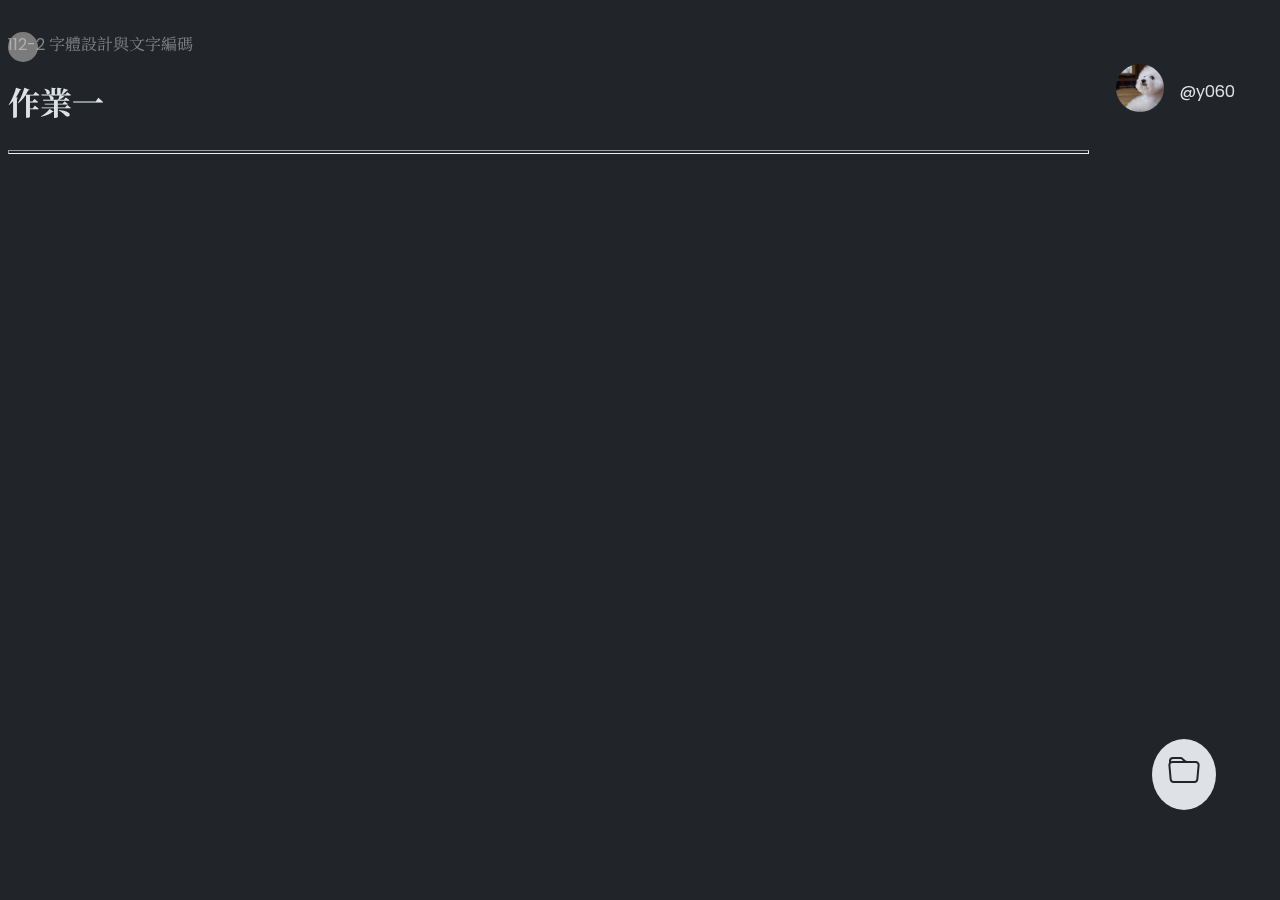
<file: hw01/main.html>
<!DOCTYPE html>
<html lang="en">
<head>
    <meta charset="UTF-8">
    <meta name="viewport" content="width=device-width, initial-scale=1.0">

    <link href="https://cdn.jsdelivr.net/npm/bootstrap@5.1.1/dist/css/bootstrap.min.css" rel="stylesheet" integrity="sha384-F3w7mX95PdgyTmZZMECAngseQB83DfGTowi0iMjiWaeVhAn4FJkqJByhZMI3AhiU" crossorigin="anonymous">
    <link href="https://unpkg.com/aos@2.3.1/dist/aos.css" rel="stylesheet">
    <script src="https://unpkg.com/aos@2.3.1/dist/aos.js"></script>
    <link href="../style.css" rel="stylesheet">
    <link href="../page_style.css" rel="stylesheet">

    <title>作業一｜112-2 字體設計與文字編碼</title>
</head>
<body>
    <div id="cursor_circle"></div>

    <div class="profile">
        <div class="profile-photo">
            <img src="../src/main-bg/6.jpg">
        </div>
        <p>@y060</p>
    </div>

    <div class="container">
        <div class="title">
            <p>112-2 字體設計與文字編碼</p>
            <h1>作業一</h1>
        </div>
        <hr class="title-hr">
    </div>

    <a class="folder" href="../main.html">
        <svg xmlns="http://www.w3.org/2000/svg" width="32" height="32" fill="currentColor" class="bi bi-folder" viewBox="0 0 16 16">
            <path d="M.54 3.87.5 3a2 2 0 0 1 2-2h3.672a2 2 0 0 1 1.414.586l.828.828A2 2 0 0 0 9.828 3h3.982a2 2 0 0 1 1.992 2.181l-.637 7A2 2 0 0 1 13.174 14H2.826a2 2 0 0 1-1.991-1.819l-.637-7a2 2 0 0 1 .342-1.31zM2.19 4a1 1 0 0 0-.996 1.09l.637 7a1 1 0 0 0 .995.91h10.348a1 1 0 0 0 .995-.91l.637-7A1 1 0 0 0 13.81 4zm4.69-1.707A1 1 0 0 0 6.172 2H2.5a1 1 0 0 0-1 .981l.006.139q.323-.119.684-.12h5.396z"/>
        </svg>
    </a>

</body>
<script>
    AOS.init();

    // 設定滑鼠跟隨
    let circle = document.getElementById("cursor_circle");

    window.addEventListener("mousemove",function(e){
    let x = e.clientX;
    let y = e.clientY;
    circle.style.left = x-14+"px";
    circle.style.top = y-14+"px";
    
    })
</script>
</html>
</file>
<file: style.css>
@import url('https://fonts.googleapis.com/css2?family=Anton&family=Noto+Serif+TC:wght@400;500;600;700;900&display=swap');
@import url('https://fonts.googleapis.com/css2?family=Poppins:ital,wght@0,100;0,200;0,300;0,400;0,500;0,600;0,700;0,800;0,900;1,100;1,200;1,300;1,400;1,500;1,600;1,700;1,800;1,900&display=swap');

@import url('https://fonts.googleapis.com/css2?family=Noto+Serif+TC&display=swap');


:root{
    --dark-bg: #212529;
    --dark-color: #dee2e6;  /* rgb(222, 226, 230) */
    --dark-secondary-bg: ##343a40;
    --dark-secondary-color: rgba(222, 226, 230, 0.75);
    --dark-tertiary-bg: #2b3035;
    --dark-teriary-color: rgba(222, 226, 230, 0.5);

    --theme-color: #5f7279;
}

@keyframes fadein{
    0% { opacity: 0; }
    100% { opacity: 1; }
}

body{
    height: 100vh;
    width: 100vw;
    position: fixed;

    font-family: "Poppins", "Noto Serif TC", sans-serif;
    color: white;
    
    scroll-behavior: smooth;
    cursor: url("data:image/svg+xml, <svg xmlns='http://www.w3.org/2000/svg' viewBox='0 0 8 8' width='10px' height='10px'><circle cx='4' cy='4' r='4' fill='white' /></svg>") 4 4, auto !important;

    animation: fadein 1.25s ease-in;
}

@keyframes body-preload-ani{
    0%{ background-position:0% 40% }
    50%{ background-position:100% 61% }
    100%{ background-position:0% 40% }
}
.body-preload{
    width: 100vw;
    height: 100vh;
    background: linear-gradient(150deg, var(--dark-bg), var(--theme-color));
    background-size: 400% 400%;
    animation: body-preload-ani 5s ease infinite;
}
.body-preload *{
    display: none;
}

a,
a:hover,
button:hover,
input[type=checkbox]:hover{
    color: white;
    text-decoration: none;
    cursor: url("data:image/svg+xml,<svg xmlns='http://www.w3.org/2000/svg' viewBox='0 0 8 8' width='10px' height='10px'><circle cx='4' cy='4' r='4' fill='black' /></svg>") 4 4, auto !important;
}

#cursor_circle{
    width: 30px;
    height: 30px;
    border-radius: 50%;
    position: absolute;
    transition-duration: .1s;
    background-color: rgba(255, 255, 255, 0.4);
    /* backdrop-filter: invert(70%); */
    backdrop-filter: grayscale(90%);
    z-index: -1;
}


@keyframes preloader-before{
    from{ transform: translateX(0px); }
    to{ transform: translateX(100px); }
}
@keyframes preloader-after{
    from{ transform: translateX(0px); }
    to{ transform: translateX(-100px); }
}
#preloader::before,
#preloader::after{
    content: "";
    width: 100px;
    height: 100px;
    border-radius: 50%;

    position: fixed;
    top: calc(50vh - 50px);
    display: block;
    z-index: 9999;
}
#preloader::before{
    background-color: var(--dark-tertiary-bg);
    opacity: .7;
    left: calc(50vw - 50px - 50px);
    animation: preloader-before 1.2s ease-in-out infinite alternate;
}
#preloader::after{
    background-color: var(--dark-secondary-color);
    left: calc(50vw - 50px + 50px);
    animation: preloader-after 1.2s ease-in-out infinite alternate;
}



@media (max-width: 1100px) {
    #cursor_circle{
        display: none;
    }
}
</file>
<file: page_style.css>
@font-face {
    font-family: "DiaPro";
    src: url(./hw01/src/DiaPro-Regular.ttf);
}
@font-face {
    font-family: "Fira Code";
    src: url(./hw01/src/FiraCode-Regular.ttf);
}
@import url('https://fonts.googleapis.com/css2?family=IBM+Plex+Sans+Arabic:wght@100;200;300;400;500;600;700&display=swap');


body{
    max-width: 100%;
    height: fit-content;
    position: relative;
    color: var(--dark-color);
    background: var(--dark-bg);
    overflow-y: scroll;
}

/* scrollbar */ 
::-webkit-scrollbar{
    width: 10px;
}
::-webkit-scrollbar-button{
}
::-webkit-scrollbar-track-piece{
    background: transparent;
}
::-webkit-scrollbar-thumb{
    border-radius: 7px;
    background-color: var(--dark-secondary-color);
    opacity: .4;
}
::-webkit-scrollbar-track{
    box-shadow: transparent;
}


/* profile */
.profile{
    margin: 2rem;
    position: relative;
    right: .3rem;
    display: flex;
    align-items: center;
    float: right;
}
.profile-photo img{
    aspect-ratio: 1/1;
    width: 3rem;
    object-fit: cover;
    object-position: center;
    border-radius: 50%;
}
.profile p{
    margin: 0;
    padding: 0 1rem;
}


/* float folder */
@keyframes float-animation{
    from { transform: translateY(0); }
    to { transform: translateY(15px); }
}
.folder{
    padding: 1rem;
    position: fixed;
    bottom: 10vh;
    right: 5vw;
    float: right;
    z-index: 999;

    border-radius: 50%;
    background-color: var(--dark-color);

    animation: float-animation .7s ease infinite alternate;
}
.folder svg{
    color: var(--dark-bg)
}


/* progress pie chart */
#progress_chart{
    position: relative;
    display: flex;
    align-items: center;
    justify-content: center
}
#my_progress{
    transition: all .7s ease-in-out;
}
#progress_score{
    margin: 0;
    position: absolute;
    z-index: 10;
}
#my_score{
    font-size: 3.8rem;
    font-weight: bolder;
    color: var(--theme-color)
}
#full_score{
    color: var(--theme-color);
    opacity: .7;
}


/* progress table */
#progress{
    margin-left: 5vw;
}
#progress_table{
    position: relative;
    border-top: 1px solid var(--dark-color);
    text-align: left;
    vertical-align: middle;
}
/* #progress_table .split-table{
    position: relative;
}
#progress_table .split-table::before, */
#progress_table::before{
    content: "";
    width: 100%;
    position: absolute;
    top: -3px;
    display: block;
    border-top: 1px solid var(--dark-color);
}
#progress_table::after{
    content: "";
    width: 100%;
    position: absolute;
    bottom: -3px;
    display: block;
    border-bottom: 1px solid var(--dark-color);
}
#progress_table tr,
#progress_table th,
#progress_table td{
    padding: .5rem;
    border-bottom: 1px solid var(--dark-color);
}
#progress_table:not(.score, .checkbox-td){
    font-size: .9rem;
}

.progress-check{
    width: 2.5rem;
    height: 1.2rem;
    position: relative;
    -webkit-appearance: initial;
    -webkit-tap-highlight-color: rgba(0, 0, 0, 0);
    outline: none;
    border-radius: .6rem;
    background: var(--dark-secondary-color);
}
.progress-check::after{
    content: "";
    width: 1.1rem;
    height: 1.1rem;
    margin: 0 0 0 .1rem;
    position: absolute;
    top: .05rem;
    display: flex;
    justify-content: center;
    align-items: center;
    border-radius: 50%;
    background-color: var(--dark-color);
    background-image: url("./src/icon/unchecked.svg");
    background-repeat: no-repeat;
    background-attachment: fixed;
    background-position: center;
    background-size: cover;

    color: var(--dark-color);
    font-family: "IBM Plex Sans Arabic";
    font-size: 1rem;

    transform: translate(0, 0);
    transition: all .5s ease-in-out;
}
.progress-check::after:hover{
    color: var(--dark-color);
}
.progress-check:checked::after{
    content: "";
    /* background-image: url('data:image/svg+xml; utf8, <svg xmlns="http://www.w3.org/2000/svg" width="1.1rem" height="1.1rem" fill="#5f7279" class="bi bi-check-circle-fill" viewBox="0 0 16 16"><path d="M16 8A8 8 0 1 1 0 8a8 8 0 0 1 16 0m-3.97-3.03a.75.75 0 0 0-1.08.022L7.477 9.417 5.384 7.323a.75.75 0 0 0-1.06 1.06L6.97 11.03a.75.75 0 0 0 1.079-.02l3.992-4.99a.75.75 0 0 0-.01-1.05z"/></svg>');; */
    background-image: url("./src/icon/checked.svg");
    transform: translate(1.2rem, 0);
    transition: all .5s ease-in-out;
}


/* content */
#content{
    margin-top: -2rem;
    margin-bottom: 10rem;
}
.title{
    margin-top: 2rem;
}
.title p{
    color: var(--dark-teriary-color)
}
.title-hr{
    height: 2px  !important;
    margin-bottom: .5rem;
    color: var(--dark-secondary-color);
}
#content h1,
#content h2{
    font-weight: bold;
}
#content h2{
    padding-top: 2.7rem;
    font-size: 1.8rem;
    color: var(--dark-secondary-color);
}
#content h2:first-of-type{
    padding-top: 1.2rem;
}
#content h3{
    padding-top: 1.5rem;
    font-size: 1.5rem;
}
#content p{
    margin: 0;
}
#content img{
    width: 100%;
    margin-bottom: 1rem;
}



@media (max-width: 576px) {
    #progress{
        /* width: 100%; */
        min-height: calc(100vh - 7rem);
        margin: auto;

        /* background-color: var(--dark-teriary-bg); */
    }
    #content{
        margin-top: 0;
    }
}
</file>
